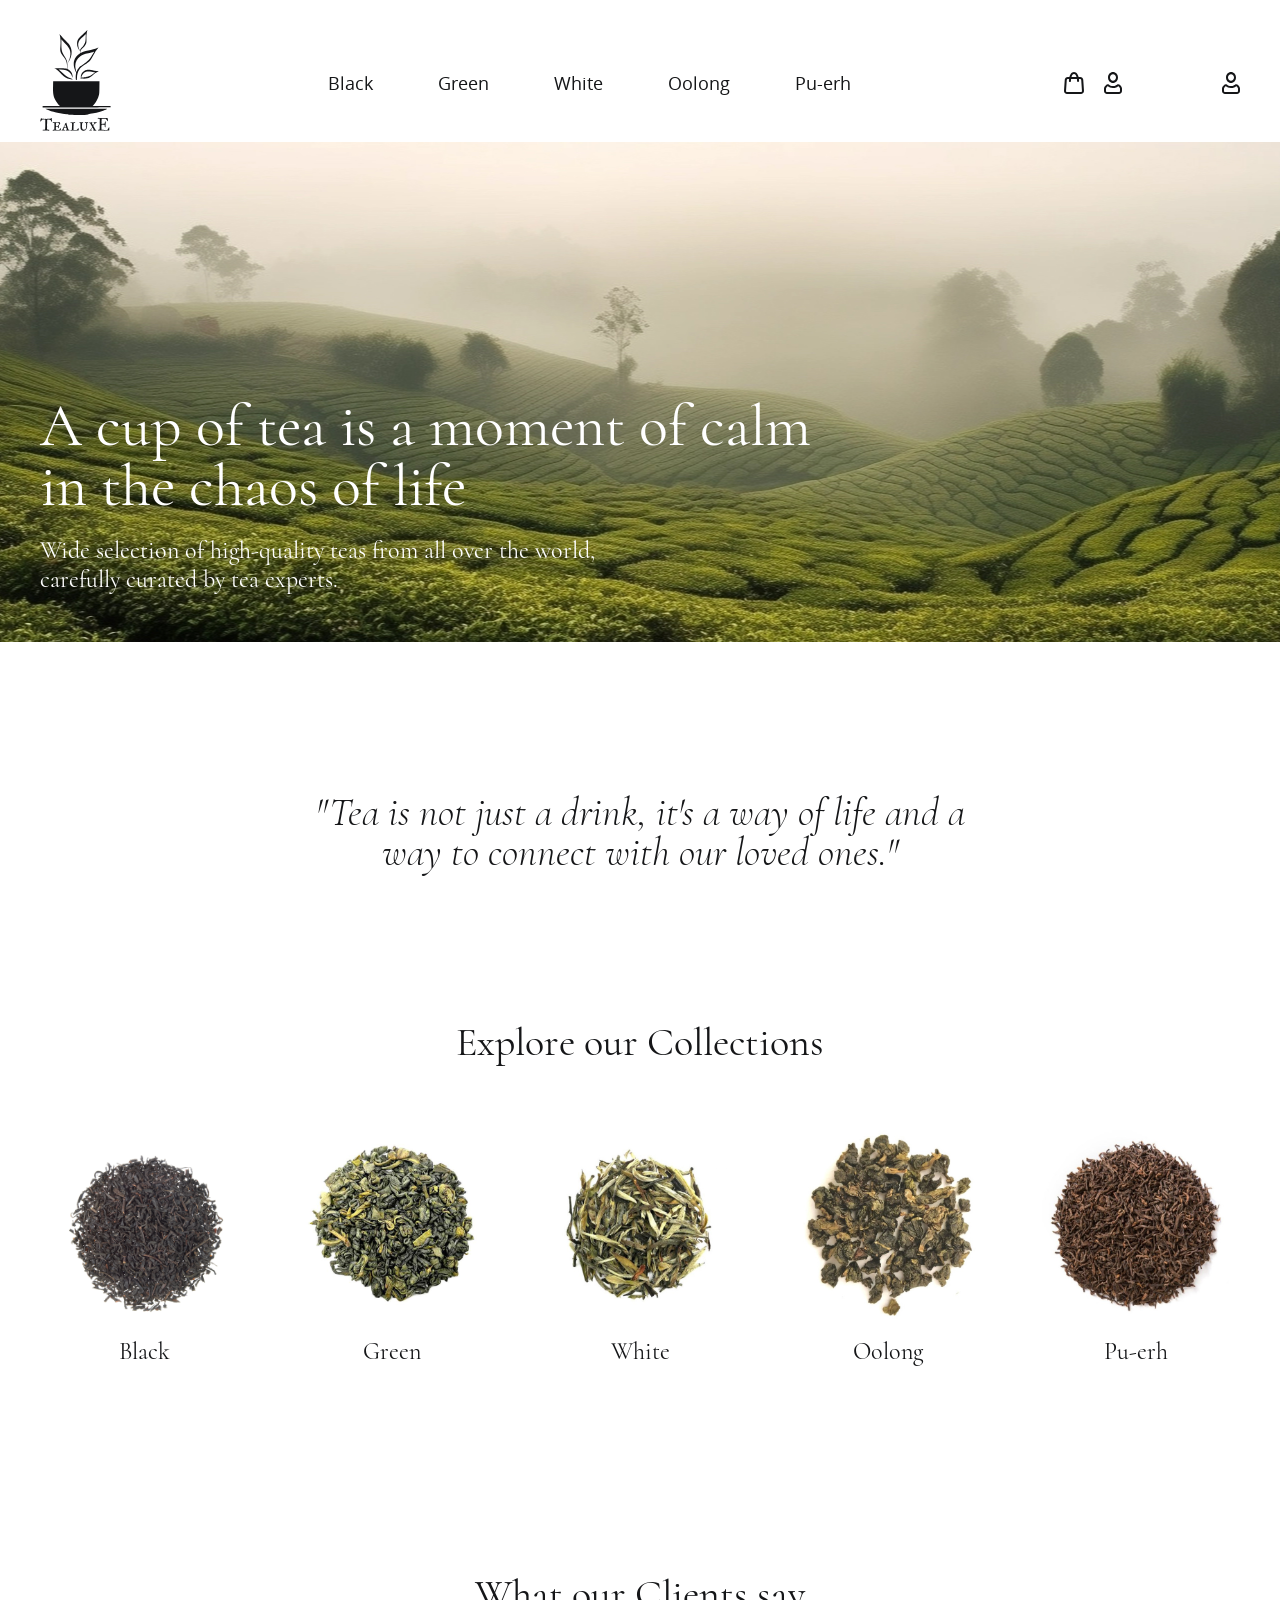
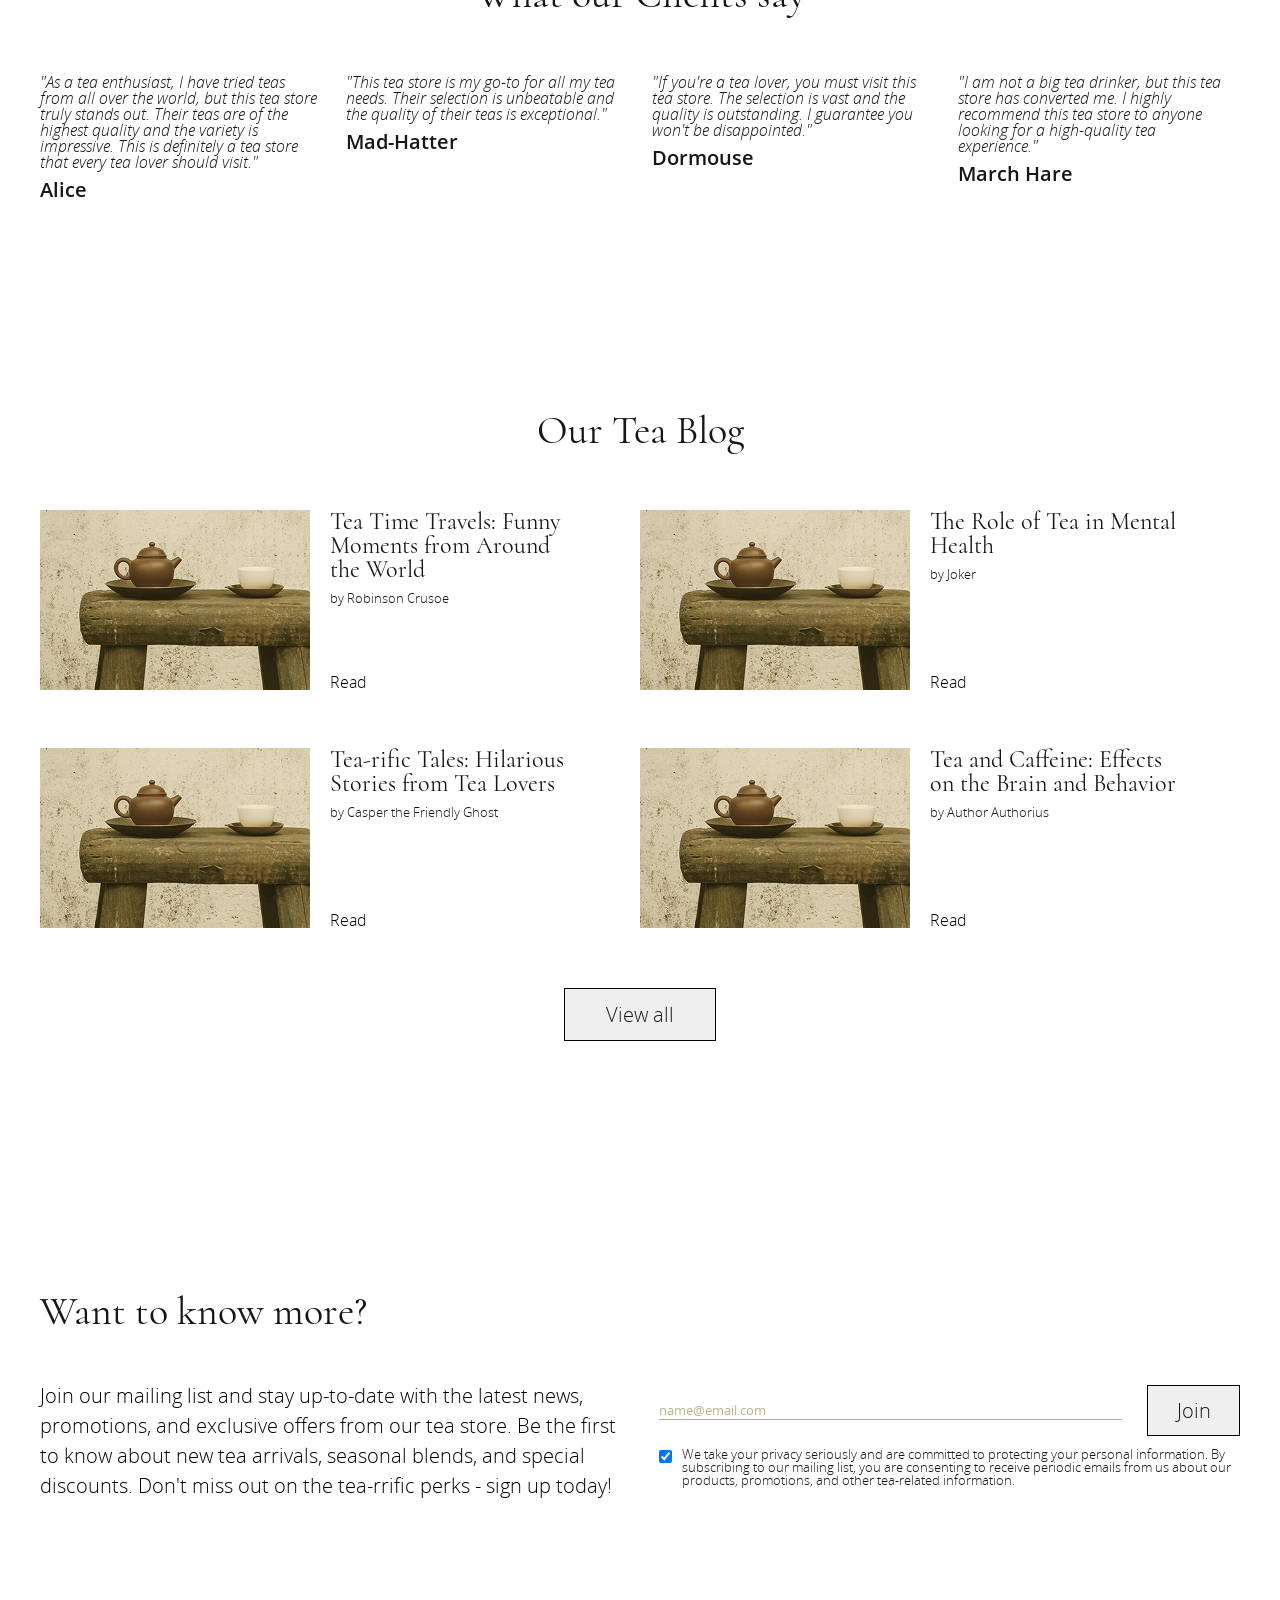
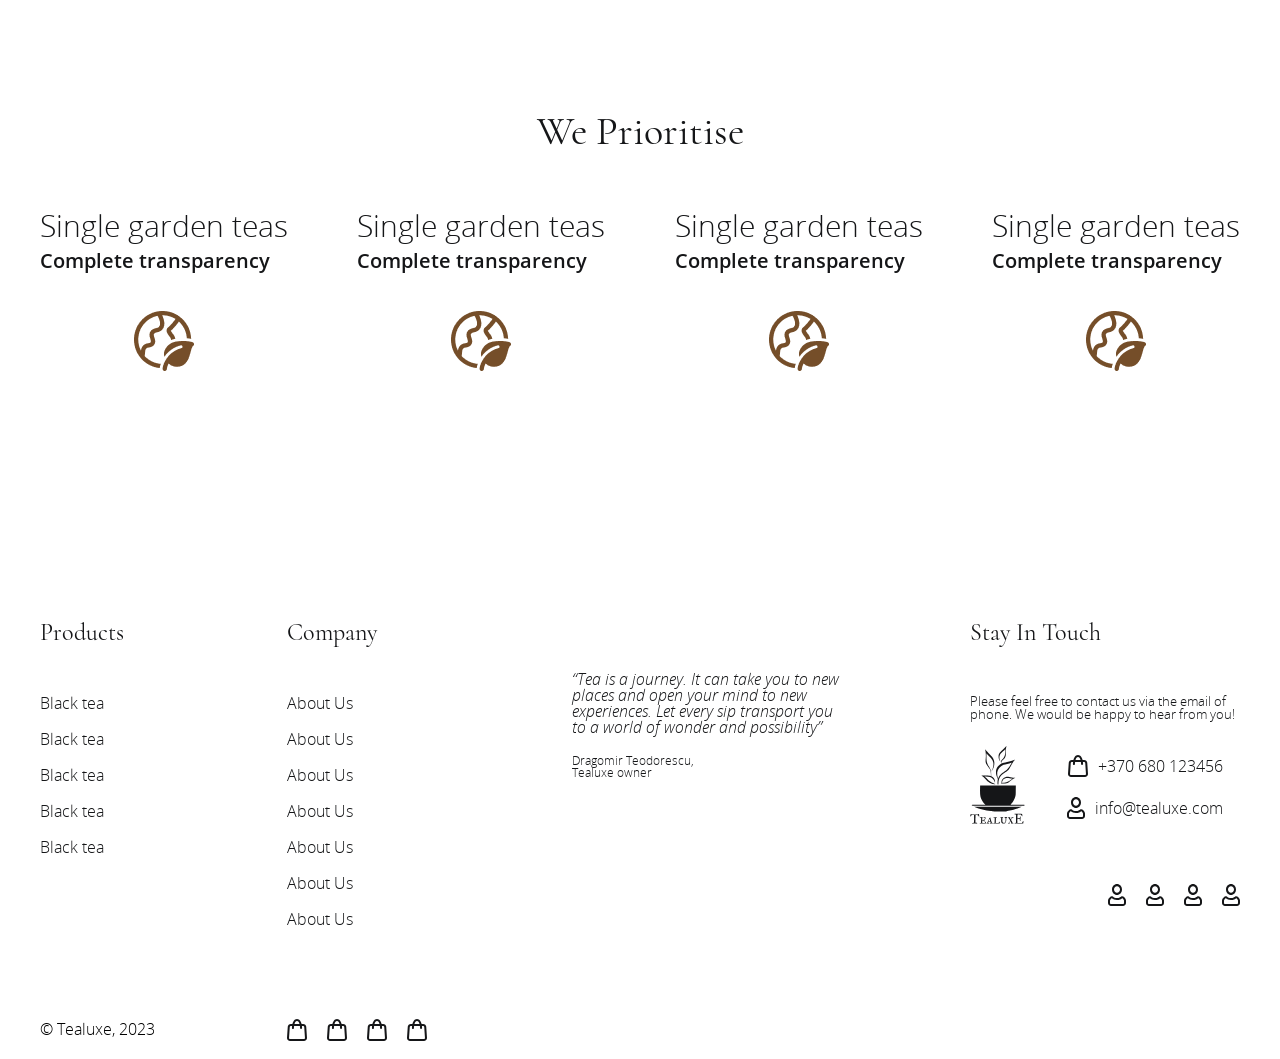
<file: index.html>
<!doctype html>
<html lang="en">
    <head>
        <meta charset="UTF-8" />
        <meta name="viewport" content="width=device-width, initial-scale=1.0" />
        <link rel="stylesheet" href="reset.css" />
        <link rel="stylesheet" href="style.css" />
        <title>tea</title>
    </head>
    <body>
        <header class="header">
            <div class="container">
                <div class="header__inner">
                    <a href="#" class="logo">
                        <img src="images/Group 4.svg" alt="TealuxE" />
                    </a>
                    <nav class="nav">
                        <button class="brg__nav">
                            <img src="images/burger.logo.png" alt="#" />
                        </button>
                        <div class="menu__nav">
                            <a href="#">Black</a>
                            <a href="#">Green</a>
                            <a href="#">White</a>
                            <a href="#">Oolong</a>
                            <a href="#">Pu-erh</a>
                        </div>
                    </nav>
                    <div class="nav__controls">
                        <div class="controls__user">
                            <a href="#" class="controls__basket">
                                <img src="images/icon.svg" alt="#" />
                            </a>
                            <a href="#" class="controls__profile-item">
                                <img src="images/icon (1).svg" alt="#" />
                            </a>
                        </div>
                        <div class="search">
                            <a href="#">
                                <img src="images/icon (1).svg" alt="#" />
                            </a>
                        </div>
                    </div>
                </div>
            </div>
        </header>
        <main class="main">
            <section class="tea">
                <div class="container">
                    <div class="tea__title-text">
                        <h1 class="tea__moment-title">
                            A cup of tea is a moment of calm in the chaos of
                            life
                        </h1>
                        <p class="tea__moment-text">
                            Wide selection of high-quality teas from all over
                            the world, carefully curated by tea experts.
                        </p>
                    </div>
                </div>
            </section>
            <section>
                <blockquote class="tea__quote">
                    <p class="blockquote__text">
                        "Tea is not just a drink, it's a way of life and a way
                        to connect with our loved ones."
                    </p>
                </blockquote>
            </section>
            <section>
                <div class="container">
                    <h2 class="title__collections">Explore our Collections</h2>
                    <ul class="collections__tea-list">
                        <li class="collections__tea-item">
                            <img
                                src="images/tea__black.svg"
                                alt="#"
                                class="collections__tea--image"
                            />
                            <p class="name__tea">Black</p>
                        </li>
                        <li class="collections__tea-item">
                            <img
                                src="images/tea__Green.svg"
                                alt="#"
                                class="collections__tea--image"
                            />
                            <p class="name__tea">Green</p>
                        </li>
                        <li class="collections__tea-item">
                            <img
                                src="images/tea__White.svg"
                                alt="#"
                                class="collections__tea--image"
                            />
                            <p class="name__tea">White</p>
                        </li>
                        <li class="collections__tea-item">
                            <img
                                src="images/tea__Oolong.svg"
                                alt="#"
                                class="collections__tea--image"
                            />
                            <p class="name__tea">Oolong</p>
                        </li>
                        <li class="collections__tea-item">
                            <img
                                src="images/tea__pu-erh.svg"
                                alt="#"
                                class="collections__tea--image"
                            />
                            <p class="name__tea">Pu-erh</p>
                        </li>
                    </ul>
                </div>
            </section>
            <section>
                <div class="container">
                    <h2 class="title__customer">What our Clients say</h2>
                    <ul class="customer__comments-list">
                        <li class="customer__comments-item">
                            <blockquote class="comments">
                                "As a tea enthusiast, I have tried teas from all
                                over the world, but this tea store truly stands
                                out. Their teas are of the highest quality and
                                the variety is impressive. This is definitely a
                                tea store that every tea lover should visit."
                            </blockquote>
                            <p class="name__user">Alice</p>
                        </li>
                        <li class="customer__comments-item">
                            <blockquote class="comments">
                                "This tea store is my go-to for all my tea
                                needs. Their selection is unbeatable and the
                                quality of their teas is exceptional."
                            </blockquote>
                            <p class="name__user">Mad-Hatter</p>
                        </li>
                        <li class="customer__comments-item">
                            <blockquote class="comments">
                                "If you're a tea lover, you must visit this tea
                                store. The selection is vast and the quality is
                                outstanding. I guarantee you won't be
                                disappointed."
                            </blockquote>
                            <p class="name__user">Dormouse</p>
                        </li>
                        <li class="customer__comments-item none">
                            <blockquote class="comments">
                                "I am not a big tea drinker, but this tea store
                                has converted me. I highly recommend this tea
                                store to anyone looking for a high-quality tea
                                experience."
                            </blockquote>
                            <p class="name__user">March Hare</p>
                        </li>
                    </ul>
                </div>
            </section>
            <section id="129839">
                <div class="container">
                    <h2 class="title__text">Our Tea Blog</h2>
                    <ul class="img__comments--list">
                        <li class="img__comment--item">
                            <img src="images/Rectangle 72.png" alt="#" />
                            <div class="comments__container">
                                <div>
                                    <h3 class="comment__text">
                                        Tea Time Travels: Funny Moments from
                                        Around the World
                                    </h3>
                                    <p class="author__comment">
                                        by Robinson Crusoe
                                    </p>
                                </div>
                                <div class="container__link--read">
                                    <a href="#">Read</a>
                                </div>
                            </div>
                        </li>
                        <li class="img__comment--item">
                            <img src="images/Rectangle 72.png" alt="#" />
                            <div class="comments__container">
                                <div>
                                    <h3 class="comment__text">
                                        The Role of Tea in Mental Health
                                    </h3>
                                    <p class="author__comment">by Joker</p>
                                </div>
                                <div class="container__link--read">
                                    <a href="#">Read</a>
                                </div>
                            </div>
                        </li>
                        <li class="img__comment--item">
                            <img src="images/Rectangle 72.png" alt="#" />
                            <div class="comments__container">
                                <div>
                                    <h3 class="comment__text">
                                        Tea-rific Tales: Hilarious Stories from
                                        Tea Lovers
                                    </h3>
                                    <p class="author__comment">
                                        by Casper the Friendly Ghost
                                    </p>
                                </div>
                                <div class="container__link--read">
                                    <a href="#">Read</a>
                                </div>
                            </div>
                        </li>
                        <li class="img__comment--item">
                            <img src="images/Rectangle 72.png" alt="#" />
                            <div class="comments__container">
                                <div>
                                    <h3 class="comment__text">
                                        Tea and Caffeine: Effects on the Brain
                                        and Behavior
                                    </h3>
                                    <p class="author__comment">
                                        by Author Authorius
                                    </p>
                                </div>
                                <div class="container__link--read">
                                    <a href="#">Read</a>
                                </div>
                            </div>
                        </li>
                    </ul>
                    <button type="submit" class="button__send">View all</button>
                </div>
            </section>
            <section id="section__input">
                <div class="container">
                    <div class="container__section">
                        <div class="container__instructions">
                            <h2 class="title__text--form">
                                Want to know more?
                            </h2>
                            <p class="text__instructions">
                                Join our mailing list and stay up-to-date with
                                the latest news, promotions, and exclusive
                                offers from our tea store. Be the first to know
                                about new tea arrivals, seasonal blends, and
                                special discounts. Don't miss out on the
                                tea-rrific perks - sign up today!
                            </p>
                        </div>
                        <form id="form__container">
                            <div class="container__input--button">
                                <input
                                    id="adsdasd"
                                    type="email"
                                    class="input__email"
                                    placeholder="name@email.com"
                                />
                                <button type="submit" class="button__submit">
                                    Join
                                </button>
                            </div>
                            <div class="container__input--checkbox">
                                <input type="checkbox" checked id="agreement" />
                                <label for="agreement" class="text"
                                    >We take your privacy seriously and are
                                    committed to protecting your personal
                                    information. By subscribing to our mailing
                                    list, you are consenting to receive periodic
                                    emails from us about our products,
                                    promotions, and other tea-related
                                    information.</label
                                >
                            </div>
                        </form>
                    </div>
                </div>
            </section>
            <section id="prioritise__tea">
                <div class="container">
                    <h2 class="title__text">We Prioritise</h2>
                    <ul class="prioritise__list">
                        <li class="prioritis__tea--item">
                            <p class="prioritis__text">Single garden teas</p>
                            <p class="prioritise__experience--text">
                                Complete transparency
                            </p>
                            <div class="container__img">
                                <img src="images/Vector.png" alt="#" />
                            </div>
                        </li>
                        <li class="prioritis__tea--item">
                            <p class="prioritis__text">Single garden teas</p>
                            <p class="prioritise__experience--text">
                                Complete transparency
                            </p>
                            <div class="container__img">
                                <img src="images/Vector.png" alt="#" />
                            </div>
                        </li>

                        <li class="prioritis__tea--item">
                            <p class="prioritis__text">Single garden teas</p>
                            <p class="prioritise__experience--text">
                                Complete transparency
                            </p>
                            <div class="container__img">
                                <img src="images/Vector.png" alt="#" />
                            </div>
                        </li>

                        <li class="prioritis__tea--item">
                            <p class="prioritis__text">Single garden teas</p>
                            <p class="prioritise__experience--text">
                                Complete transparency
                            </p>
                            <div class="container__img">
                                <img src="images/Vector.png" alt="#" />
                            </div>
                        </li>
                    </ul>
                </div>
            </section>
        </main>
        <footer class="container footer">
            <div class="footer__grid">
                <div class="footer__container">
                    <p class="footer__label">Products</p>
                    <ul class="footer__list">
                        <li class="footer__list--item">
                            <a href="#">Black tea</a>
                        </li>
                        <li class="footer__list--item">
                            <a href="#">Black tea</a>
                        </li>
                        <li class="footer__list--item">
                            <a href="#">Black tea</a>
                        </li>
                        <li class="footer__list--item">
                            <a href="#">Black tea</a>
                        </li>
                        <li class="footer__list--item">
                            <a href="#">Black tea</a>
                        </li>
                    </ul>
                    <p class="footer__company">© Tealuxe, 2023</p>
                </div>
                <div class="footer__container">
                    <p class="footer__label">Company</p>
                    <ul class="footer__list">
                        <li class="footer__list--item">
                            <a href="#">About Us</a>
                        </li>
                        <li class="footer__list--item">
                            <a href="#">About Us</a>
                        </li>
                        <li class="footer__list--item">
                            <a href="#">About Us</a>
                        </li>
                        <li class="footer__list--item">
                            <a href="#">About Us</a>
                        </li>
                        <li class="footer__list--item">
                            <a href="#">About Us</a>
                        </li>
                        <li class="footer__list--item">
                            <a href="#">About Us</a>
                        </li>
                        <li class="footer__list--item">
                            <a href="#">About Us</a>
                        </li>
                    </ul>
                    <ul class="footer__payments">
                        <li class="footer__payments--item">
                            <img src="images/icon.svg" alt="" />
                        </li>
                        <li class="footer__payments--item">
                            <img src="images/icon.svg" alt="" />
                        </li>
                        <li class="footer__payments--item">
                            <img src="images/icon.svg" alt="" />
                        </li>
                        <li class="footer__payments--item">
                            <img src="images/icon.svg" alt="" />
                        </li>
                    </ul>
                </div>
                <div class="footer__blockquote">
                    <blockquote>
                        <p class="text__blockquote">
                            “Tea is a journey. It can take you to new places and
                            open your mind to new experiences. Let every sip
                            transport you to a world of wonder and possibility”
                        </p>
                    </blockquote>
                    <p class="footer__text">
                        Dragomir Teodorescu, Tealuxe owner
                    </p>
                </div>
                <div class="footer__stay">
                    <p class="footer__label">Stay In Touch</p>
                    <p class="text__stay">
                        Please feel free to contact us via the email of phone.
                        We would be happy to hear from you!
                    </p>
                    <div class="footer__contact">
                        <img
                            src="images/Group 4.svg"
                            alt=""
                            class="footer__logo"
                        />
                        <div class="footer__credits">
                            <div class="footer__credit">
                                <img src="images/icon.svg" alt="#" />
                                <p class="phone">+370 680 123456</p>
                            </div>
                            <div class="footer__credit">
                                <img src="images/icon (1).svg" alt="#" />
                                <p class="email">info@tealuxe.com</p>
                            </div>
                        </div>
                    </div>
                    <ul class="footer__list--stay">
                        <li class="footer__item--socials">
                            <a href="#"
                                ><img src="images/icon (1).svg" alt="#"
                            /></a>
                        </li>
                        <li class="footer__item--socials">
                            <a href="#"
                                ><img src="images/icon (1).svg" alt="#"
                            /></a>
                        </li>
                        <li class="footer__item--socials">
                            <a href="#"
                                ><img src="images/icon (1).svg" alt="#"
                            /></a>
                        </li>
                        <li class="footer__item--socials">
                            <a href="#"
                                ><img src="images/icon (1).svg" alt="#"
                            /></a>
                        </li>
                    </ul>
                </div>
            </div>
        </footer>
    </body>
</html>
</file>
<file: style.css>
@font-face {
    font-family: "OpenSans";
    src:
        url("images/fonts/OpenSans/Light/OpenSans-Light.woff2") format("woff2"),
        url("images/fonts/OpenSans/Light/OpenSans-Light.woff") format("woff");
    font-weight: 300;
    font-display: swap;
    font-style: normal;
}

@font-face {
    font-family: "OpenSans";
    src:
        url("images/fonts/OpenSans/LightItalic/OpenSans-LightItalic.woff2")
            format("woff2"),
        url("images/fonts/OpenSans/LightItalic/OpenSans-LightItalic.woff")
            format("woff");
    font-weight: 300;
    font-display: swap;
    font-style: italic;
}

@font-face {
    font-family: "OpenSans";
    src:
        url("images/fonts/OpenSans/Regular/OpenSans-Regular.woff2")
            format("woff2"),
        url("images/fonts/OpenSans/Regular/OpenSans-Regular.woff")
            format("woff");
    font-weight: 400;
    font-display: swap;
    font-style: normal;
}

@font-face {
    font-family: "OpenSans";
    src:
        url("images/fonts/OpenSans/Semibold/OpenSans-Semibold.woff2")
            format("woff2"),
        url("images/fonts/OpenSans/Semibold/OpenSans-Semibold.woff")
            format("woff");
    font-weight: 600;
    font-display: swap;
    font-style: normal;
}

@font-face {
    font-family: "Cormorant";
    src:
        url("images/fonts/Cormorant/Regular/Cormorant-Regular.woff2")
            format("woff2"),
        url("images/fonts/Cormorant/Regular/Cormorant-Regular.woff")
            format("woff");
    font-weight: 400;
    font-style: normal;
    font-display: swap;
}

@font-face {
    font-family: "Cormorant";
    src:
        url("images/fonts/Cormorant/LightItalic/Cormorant-LightItalic.woff2")
            format("woff2"),
        url("images/fonts/Cormorant/LightItalic/Cormorant-LightItalic.woff")
            format("woff");
    font-weight: 300;
    font-style: italic;
    font-display: swap;
}

:root {
    --font-family: "OpenSans", sans-serif;
    --second-family: "Cormorant", sans-serif;
}

body {
    font-family: var(--font-family);
    font-weight: 300;
}

.container {
    max-width: 1240px;
    padding-left: 20px;
    padding-right: 20px;
    margin: 0 auto;
}

.header {
    max-height: 142px;
}

.header__inner {
    display: flex;
    justify-content: space-between;
    align-items: center;
    padding: 30px 0;
    min-height: 142px;
}

.logo {
    display: flex;
    justify-content: center;
    flex-shrink: 2;
    margin-bottom: 0;
}

.brg__nav {
    display: none;
}

.menu__nav {
    display: flex;
    align-items: center;
    justify-content: space-between;
    gap: 65px;
    font-weight: 400;
    font-size: 18px;
    color: #151618;
}

.nav__controls {
    display: flex;
    align-items: center;
    gap: 100px;
}

.controls__user {
    display: flex;
    align-items: center;
    gap: 20px;
}

.tea {
    background-image: url(images/backgrounde.jpg);
    background-repeat: no-repeat;
    background-position: top center;
}

.tea__title-text {
    min-height: 500px;
    display: flex;
    flex-direction: column;
    justify-content: flex-end;
}

.tea__moment-title {
    max-width: 790px;
    color: #fff;
    font-family: var(--second-family);
    font-weight: 400;
    font-size: 60px;
    line-height: 100%;
    margin-bottom: 20px;
}

.tea__moment-text {
    margin-bottom: 48px;
    color: #fff;
    font-family: var(--second-family);
    font-weight: 400;
    font-size: 24px;
    max-width: 560px;
    line-height: normal;
}

.blockquote__text {
    text-align: center;
    margin: 150px auto;
    font-family: var(--second-family);
    font-style: italic;
    font-weight: 300;
    font-size: 40px;
    color: #151618;
    max-width: 704px;
}

.title__collections {
    text-align: center;
    margin-bottom: 60px;
    font-family: var(--second-family);
    font-weight: 400;
    font-size: 40px;
    color: #151618;
}

.collections__tea-list {
    text-align: center;
    display: flex;
    flex-wrap: wrap;
    /* gap: 0 40px; */
    justify-content: space-between;
    align-items: center;
}

.name__tea {
    padding-top: 10px;
    font-family: var(--second-family);
    font-weight: 400;
    font-size: 24px;
    color: #151618;
    max-width: 218px;
    /*margin-bottom: 210px;*/
}

.title__customer {
    margin-top: 210px;
    margin-bottom: 60px;
    text-align: center;
    font-family: var(--second-family);
    font-weight: 400;
    font-size: 40px;
    color: #151618;
}

.customer__comments-list {
    display: flex;
    flex-wrap: wrap;
    gap: 0 26px;
    margin-top: 60px;
}

.comments {
    max-width: 280px;
    max-height: 132px;
    margin-bottom: 10px;
    font-style: italic;
    font-weight: 300;
    font-size: 16px;
    color: #151618;
}

.name__user {
    font-weight: 600;
    font-size: 20px;
    color: #151618;
}

.title__text {
    margin-top: 210px;
    text-align: center;
    font-family: var(--second-family);
    font-weight: 400;
    font-size: 40px;
    color: #151618;
}

.img__comments--list {
    display: grid;
    grid-template-columns: repeat(2, minmax(460px, 542px));
    grid-template-rows: repeat(2, 180px);
    margin-top: 60px;
    gap: 58px;
}

.img__comment--item {
    display: flex;
    align-items: stretch;
    gap: 20px;
}

.comments__container {
    display: flex;
    flex-direction: column;
    justify-content: space-between;
}

.comment__text {
    font-family: var(--second-family);
    font-weight: 400;
    font-size: 24px;
    color: #151618;
}

.author__comment {
    font-weight: 300;
    font-size: 13px;
    color: #151618;
    margin-top: 10px;
}

.container__link--read {
    display: flex;
}

.button__send {
    display: flex;
    margin-top: 60px;
    margin-inline: auto;
    padding: 12px 41px;
    border: 1px solid #000;
    font-weight: 300;
    font-size: 20px;
    color: #151618;
}

.title__text--form {
    margin-top: 250px;
    font-family: var(--second-family);
    font-weight: 400;
    font-size: 40px;
    color: #151618;
}

.text__instructions {
    margin-top: 50px;
    max-width: 580px;
    font-weight: 300;
    font-size: 20px;
    line-height: 150%;
}

.container__section {
    display: flex;
    align-items: center;
    justify-content: space-between;
    gap: 0 40px;
}

#form__container {
    display: flex;
    flex-direction: column;
    justify-items: flex-end;
    margin-top: 330px;
}

.container__input--button {
    display: flex;
    align-items: center;
    gap: 0 25px;
}

#agreement {
    margin-bottom: 10px;
}

.button__submit {
    width: 116px;
    height: 51px;
    border: 1px solid #000;
    font-weight: 300;
    font-size: 20px;
    color: #151618;
}

.input__email {
    border-bottom: 1px solid #b8b58b;
    width: 100%;
}

.input__email::placeholder {
    color: #b8b58b;
}

.container__input--checkbox {
    display: flex;
    gap: 10px;
}

.text {
    font-weight: 300;
    font-size: 13px;
    color: #151618;
    max-width: 560px;
    margin-top: 12px;
}

.prioritise__list {
    display: flex;
    justify-content: space-between;
    align-items: center;
    margin-top: 60px;
}

.prioritis__tea--item {
    display: flex;
    flex-direction: column;
    gap: 0 49px;
}

.prioritis__text {
    font-weight: 300;
    font-size: 30px;
    color: #151618;
    margin-bottom: 10px;
}

.prioritise__experience--text {
    font-weight: 600;
    font-size: 20px;
    color: #151618;
    margin-bottom: 40px;
}

.container__img {
    display: flex;
    align-items: center;
    flex-direction: column;
}

.main {
    margin-bottom: 250px;
}

.footer__grid {
    display: grid;
    grid-template-columns: 118px 156px 269px 270px;
    justify-content: space-between;
}

.footer__label {
    margin-bottom: 50px;
    font-family: var(--second-family);
    font-weight: 400;
    font-size: 24px;
    color: #151618;
}

.footer__company {
    margin-top: 166px;
    margin-bottom: 18px;
}

.footer__list {
    display: flex;
    flex-direction: column;
    gap: 20px;
}

.footer__list--item {
    font-weight: 300;
    font-size: 16px;
    color: #151618;
}

.footer__payments {
    display: flex;
    align-items: center;
    gap: 20px;
    margin-top: 92px;
    margin-bottom: 18px;
    animation: scale 3s infinite ease-in;
}

@keyframes scale {
    0% {
        transform: scale(1);
    }

    25% {
        transform: scale(0.7);
    }

    50% {
        transform: scale(0.8);
    }

    75% {
        transform: scale(0.9);
    }

    100% {
        transform: scale(1);
    }
}

.footer__blockquote {
    margin-top: 50px;
}

.footer__text {
    margin-top: 20px;
    font-weight: 300;
    font-size: 12px;
    color: #151618;
    max-width: 129px;
}

.text__blockquote {
    font-style: italic;
    font-weight: 300;
    font-size: 16px;
    color: #151618;
}

.text__stay {
    font-weight: 300;
    font-size: 13px;
    color: #151618;
}

.footer__logo {
    width: 57px;
    height: 91px;
}

.footer__contact {
    display: flex;
    align-items: center;
    margin-top: 20px;
}

.footer__credits {
    display: flex;
    align-items: center;
    flex-direction: column;
    gap: 20px;
    margin-left: 40px;
}

.footer__credit {
    display: flex;
    align-items: center;
    gap: 10px;
    font-weight: 300;
    font-size: 16px;
    color: #151618;
}

.phone:hover {
    animation: data 2s ease-in;
}

.email:hover {
    animation: data 2s ease-in;
}

@keyframes data {
    0% {
        color: green;
    }

    50% {
        color: blue;
    }

    100% {
        color: red;
    }
}

.footer__list--stay {
    display: flex;
    justify-content: flex-end;
    gap: 20px;
    margin-top: 52px;
}

@media (max-width: 1000px) {
    .header__inner {
        padding: 30px 0;
        max-height: 105px;
    }

    .nav__controls {
        gap: 50px;
    }

    .menu__nav {
        gap: 65px;
        padding-right: 116px;
    }

    .tea {
        background-image: url(images/backgrounde.jpg);
        background-repeat: no-repeat;
        background-position: left center;
    }

    .title__collections {
        margin-bottom: 30px;
    }

    .collections__tea-list {
        flex-wrap: wrap;
        gap: 0;
        align-items: center;
        justify-content: center;
        gap: 20px;
    }

    .collections__tea--image {
        width: 175px;
        height: 208px;
        object-fit: cover;
    }

    .customer__comments-list {
        flex-wrap: nowrap;
        justify-content: center;
        gap: 26;
    }

    .customer__comments-item.none {
        display: none;
    }

    .img__comments--list {
        display: grid;
        /* grid-template-columns: repeat(2, 230px);
        grid-template-rows: repeat(2, 153px); */
        grid-template-columns: repeat(2, minmax(360px, 460px));
        grid-template-rows: repeat(2, 153px);
        margin-top: 60px;
        gap: 67px 20px;
    }

    .comment__text {
        font-family: var(--second-family);
        font-weight: 400;
        font-size: 24px;
        color: #151618;
    }

    .text__instructions {
        text-align: center;
        margin-top: 50px;
        max-width: 780px;
        font-weight: 300;
        font-size: 20px;
        line-height: 150%;
    }

    .container__section {
        flex-wrap: wrap;
        justify-content: center;
        gap: 0 40px;
    }

    #form__container {
        display: flex;
        flex-direction: column;
        margin-top: 60px;
    }

    .title__text--form {
        margin-top: 180px;
        text-align: center;
        font-family: var(--second-family);
        font-weight: 400;
        font-size: 40px;
        color: #151618;
    }

    .prioritise__list {
        flex-wrap: wrap;
        margin-left: 154px;
        margin-right: 154px;
        gap: 30px 0;
    }
}

@media (max-width: 890px) {
    .brg__nav {
        display: flex;
        justify-content: space-between;
        align-items: center;
        margin-left: 64px;
    }

    .nav {
        order: -1;
    }

    .menu__nav {
        display: none;
    }

    .nav__controls {
        margin-right: 64px;
    }

    .title__collections {
        margin-bottom: 30px;
    }

    .collections__tea-list {
        flex-wrap: wrap;
        justify-content: center;
        gap: 0 6px;
    }

    /* .collections__tea--image {
        width: 175px;
        height: 208px;
        object-fit: cover;
    } */

    .name__tea {
        margin-bottom: 0px;
    }

    .customer__comments-list {
        flex-wrap: wrap;
        min-width: 280px;
    }

    .customer__comments-item.none {
        display: block;
    }

    .name__user {
        margin-bottom: 30px;
    }

    .img__comments--list {
        display: flex;
        flex-direction: column;
    }

    .img__comment--item {
        width: 100%;
    }

    /* .img__comment--item img {
        min-width: 270px;
        min-height: 180px;
    } */

    .img__comment--item:nth-of-type(even) {
        display: flex;
        justify-content: end;
    }

    .comment__text {
        max-width: 252px;
        text-wrap: wrap;
    }

    .container__section {
        margin: 0 64px;
    }

    .prioritise__list {
        margin-left: 65px;
        margin-right: 65px;
    }

    .footer {
        /* max-height: 800px; */
    }

    .footer__grid {
        display: grid;
        grid-template-columns: 118px 156px 270px;
        justify-content: space-between;
    }
    .footer__blockquote {
        grid-column-start: 3;
        grid-row-start: 1;
    }
    .footer__stay {
        margin-top: 267px;
        grid-column-start: 3;
        grid-row-start: 1;
    }
}

@media (max-wiidth: 768px) {
}

@media (max-width: 480px) {
    .footer__grid {
        display: grid;
        width: 100%;
        grid-template-columns: repeat(2, auto);
        grid-template-rows: 340px 92px 196px;
        margin-inline: auto;
    }
    .footer__blockquote {
        margin-top: 150px;
        height: fit-content;
        grid-row-start: 2;
        grid-column: span 2/3;
    }
    .footer__stay {
        height: fit-content;
        grid-row-start: 3;
        grid-column: span 2/3;
    }
    .footer__payments {
        grid-column-start: 2;
        grid-row: 4/5;
    }
    .footer__company {
        grid-column-start: 1;
        grid-row: 4/5;
    }
}

/*
@media (max-width: 480px) {
    .header__inner {
        max-height: 56px;
    }
}

@media (max-width: 360px) {
    .header__inner {
        max-height: 56px;
    }
}*/
</file>
